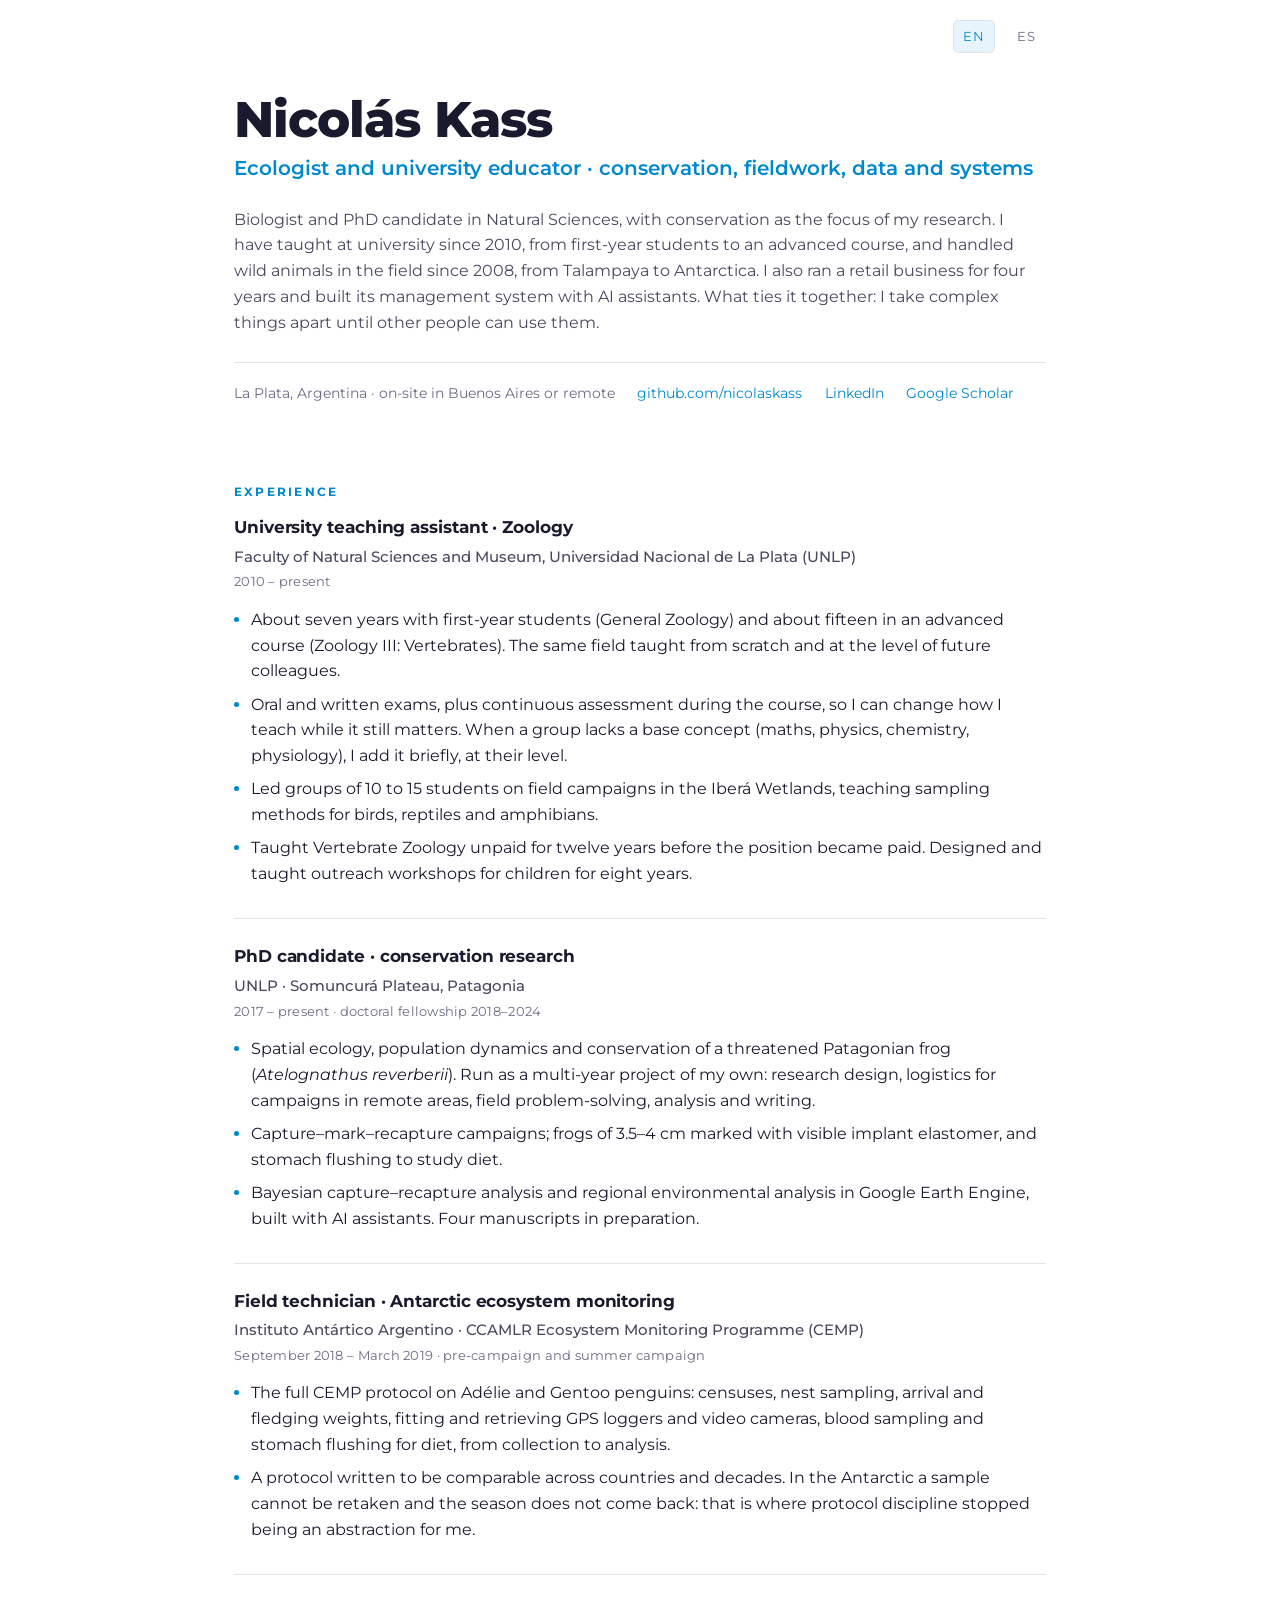
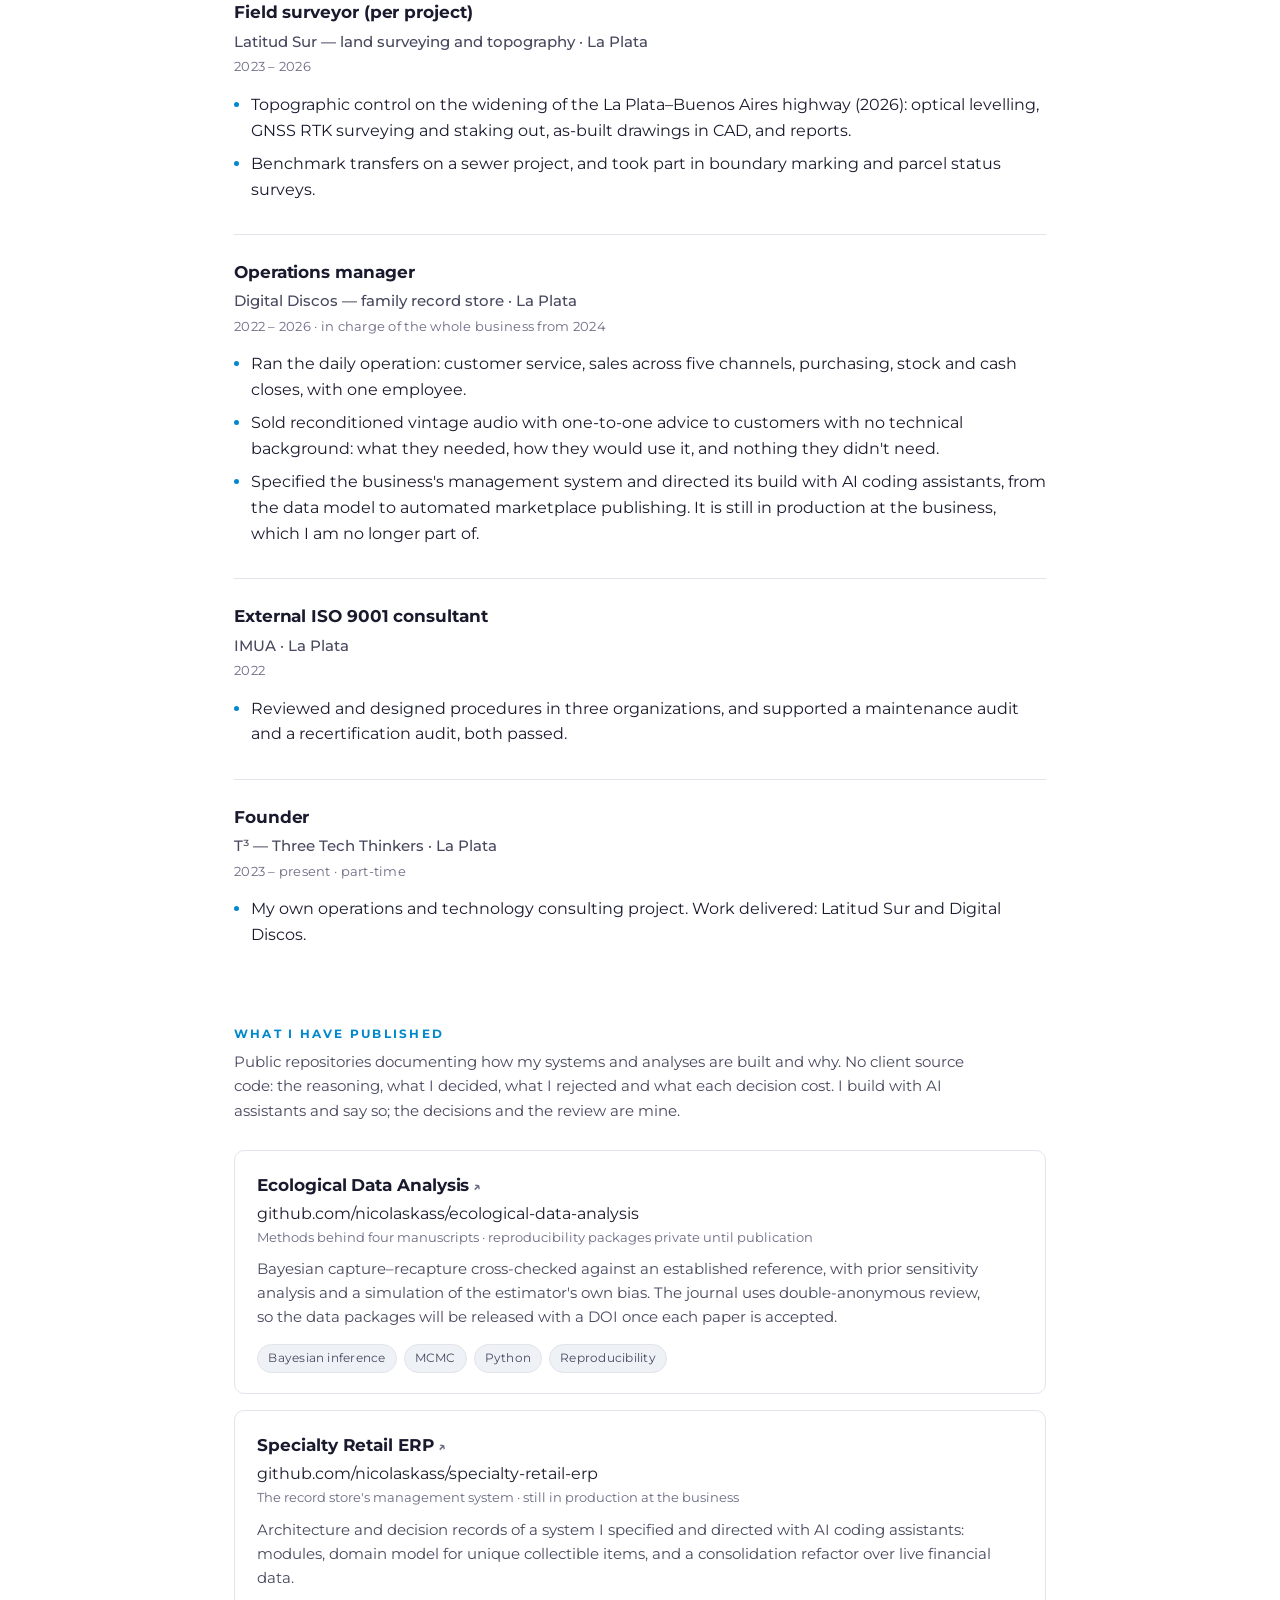
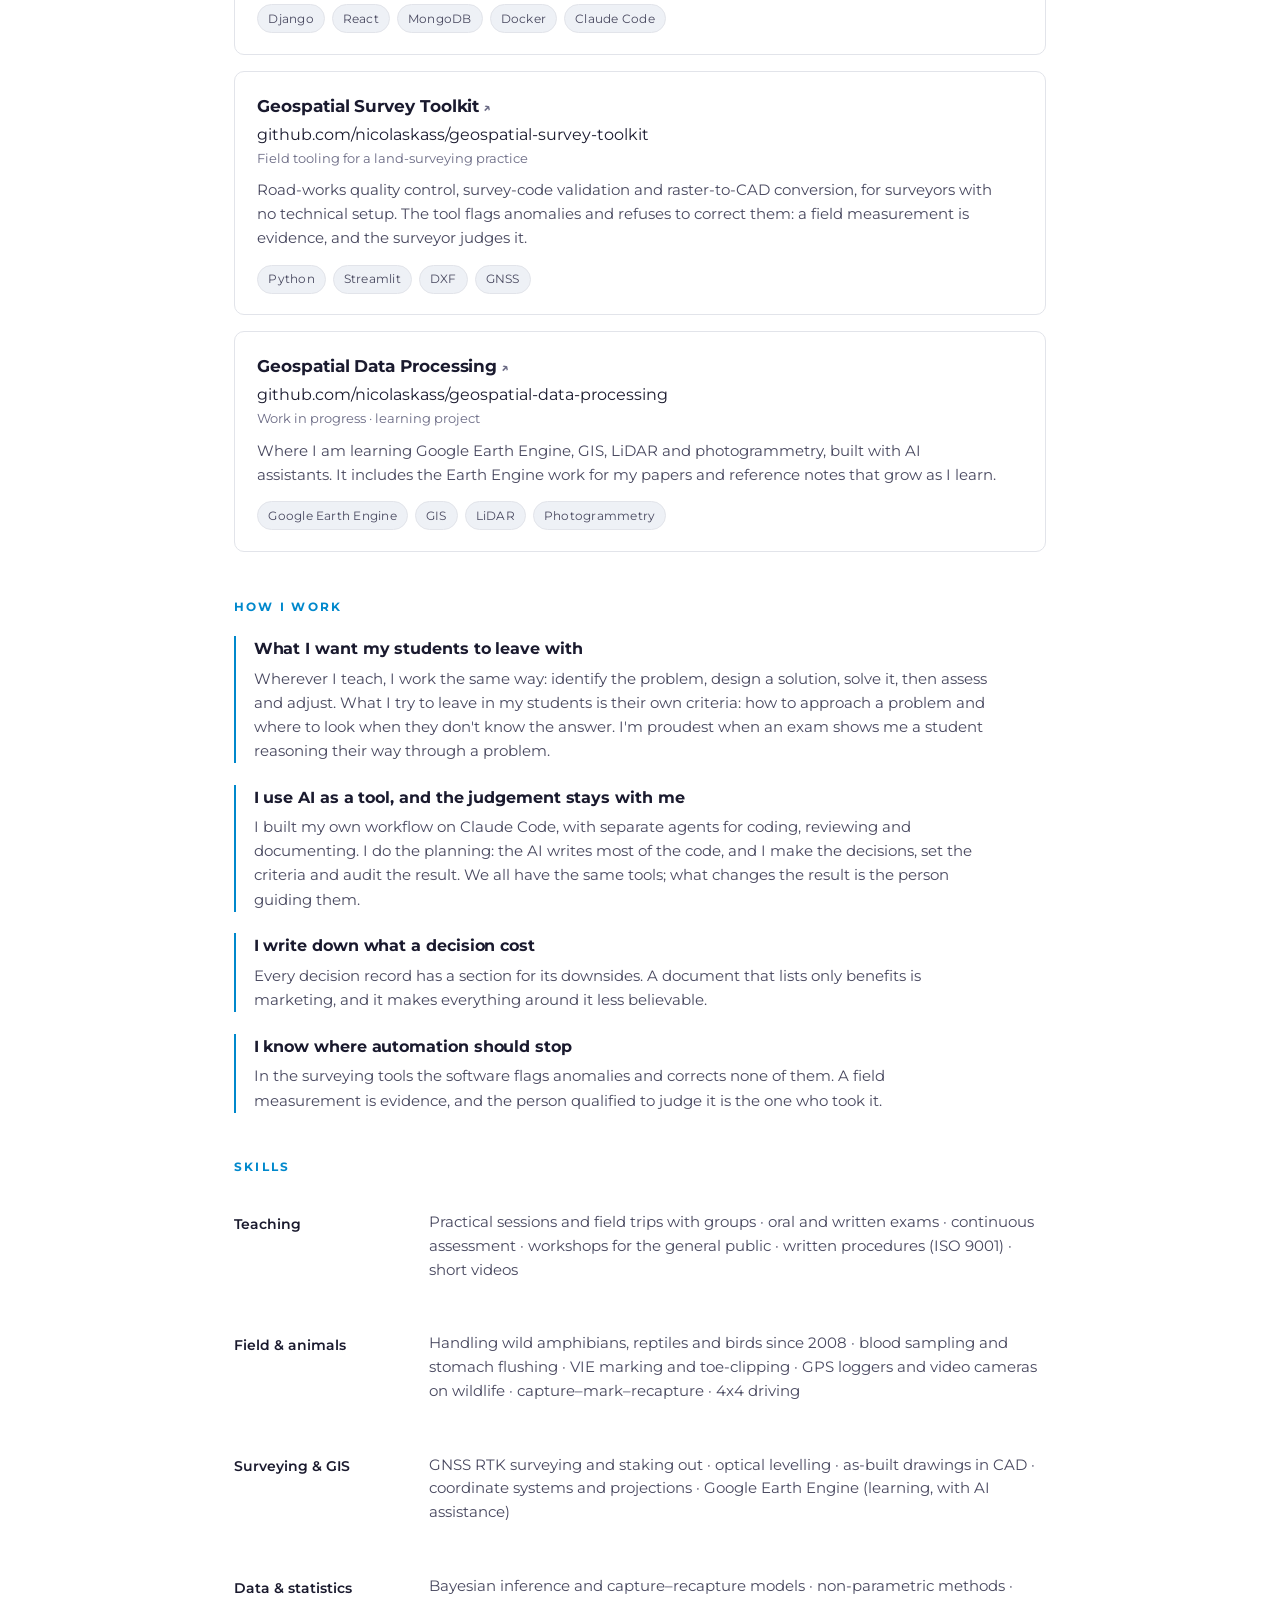
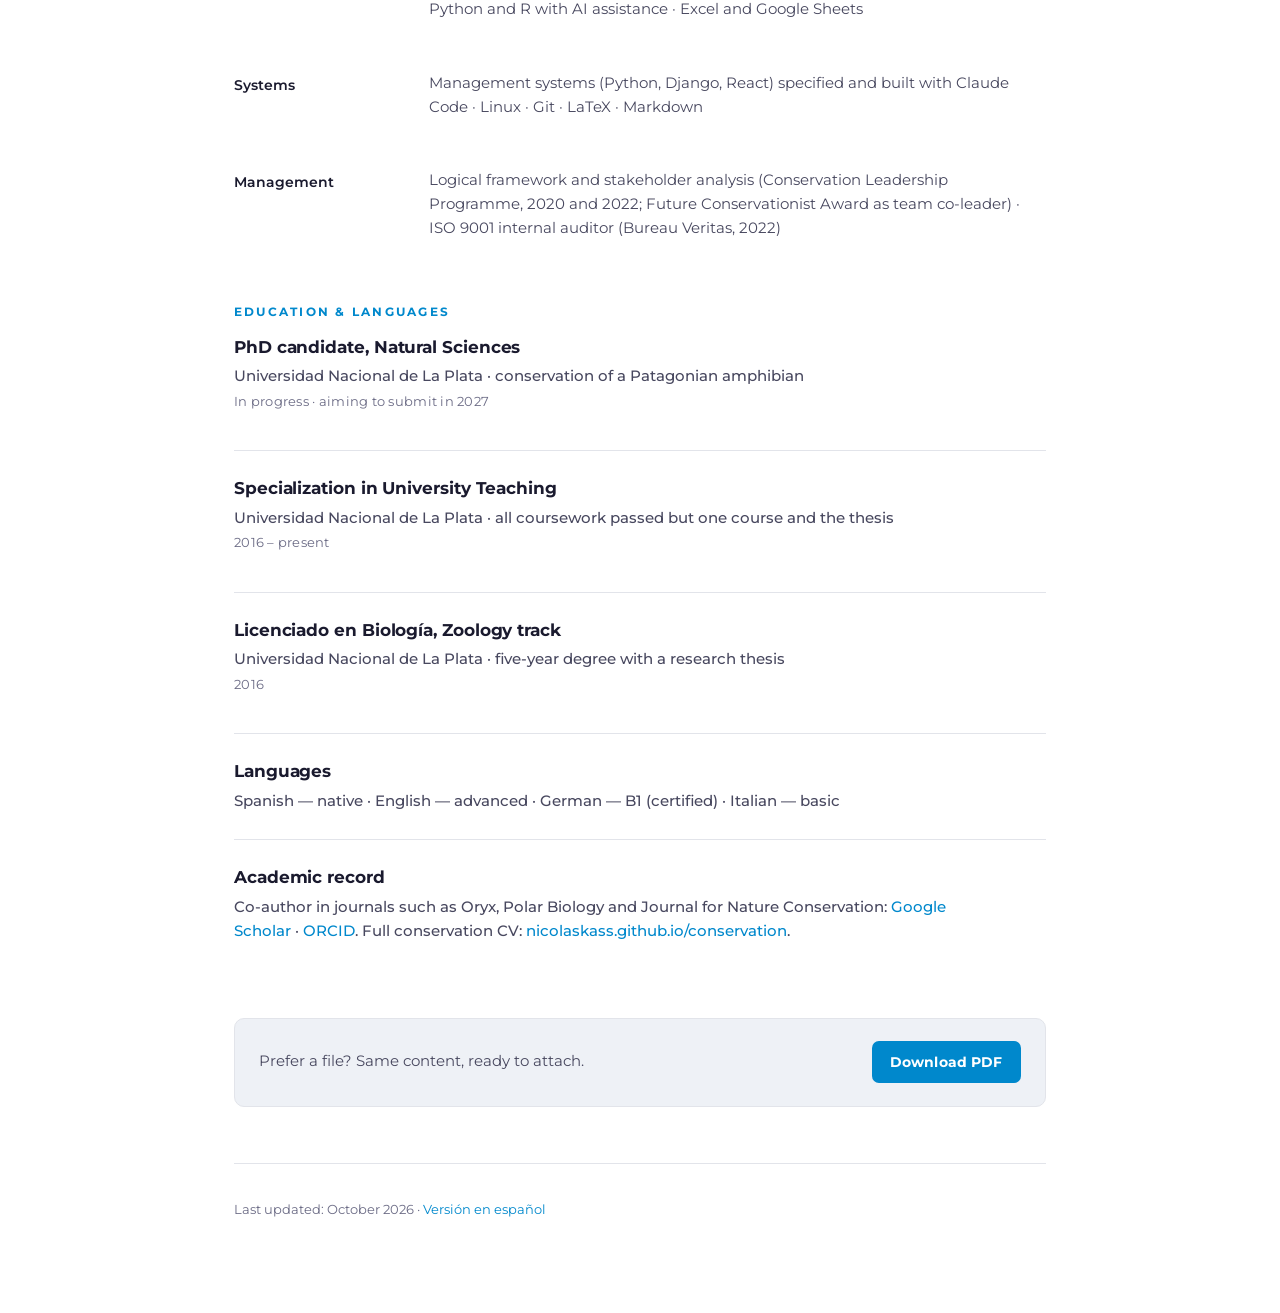
<file: index.html>
<!DOCTYPE html>
<html lang="en">
<head>
<meta charset="utf-8">
<meta name="viewport" content="width=device-width, initial-scale=1">
<title>Nicolás Kass — Ecologist and university educator | CV</title>
<meta name="description" content="Ecologist and university educator: conservation research, fieldwork with wild animals, teaching since 2010, and data and systems built with AI assistants. La Plata, Argentina.">
<link rel="canonical" href="https://nicolaskass.github.io/">
<link rel="alternate" hreflang="es" href="https://nicolaskass.github.io/es/">
<link rel="alternate" hreflang="en" href="https://nicolaskass.github.io/">
<meta property="og:title" content="Nicolás Kass — Ecologist and university educator">
<meta property="og:description" content="Conservation research, fieldwork with wild animals, university teaching since 2010, and data and systems built with AI assistants.">
<meta property="og:type" content="profile">
<link rel="preconnect" href="https://fonts.googleapis.com">
<link rel="preconnect" href="https://fonts.gstatic.com" crossorigin>
<link href="https://fonts.googleapis.com/css2?family=Montserrat:wght@400;500;600;700;800&display=swap" rel="stylesheet">
<link rel="stylesheet" href="css/cv.css">
</head>
<body>
<div class="wrap">

<nav class="langbar">
    <span class="is-current">EN</span>
    <a href="es/">ES</a>
</nav>

<header class="head">
    <h1>Nicolás Kass</h1>
    <p class="role">Ecologist and university educator · conservation, fieldwork, data and systems</p>
    <p class="pitch">
        Biologist and PhD candidate in Natural Sciences, with conservation as the focus of my
        research. I have taught at university since 2010, from first-year students to an
        advanced course, and handled wild animals in the field since 2008, from Talampaya to
        Antarctica. I also ran a retail business for four years and built its management system
        with AI assistants. What ties it together: I take complex things apart until other
        people can use them.
    </p>
    <div class="meta">
        <span>La Plata, Argentina · on-site in Buenos Aires or remote</span>
        <span><a href="https://github.com/nicolaskass">github.com/nicolaskass</a></span>
        <span><a href="https://www.linkedin.com/in/nicolaskass">LinkedIn</a></span>
        <span><a href="https://scholar.google.com/citations?user=9yDA16YAAAAJ">Google Scholar</a></span>
    </div>
</header>

<section>
    <h2>Experience</h2>

    <article class="entry">
        <h3>University teaching assistant · Zoology</h3>
        <p class="org">Faculty of Natural Sciences and Museum, Universidad Nacional de La Plata (UNLP)</p>
        <p class="when">2010 – present</p>
        <ul>
            <li>About seven years with first-year students (General Zoology) and about fifteen in an advanced course (Zoology III: Vertebrates). The same field taught from scratch and at the level of future colleagues.</li>
            <li>Oral and written exams, plus continuous assessment during the course, so I can change how I teach while it still matters. When a group lacks a base concept (maths, physics, chemistry, physiology), I add it briefly, at their level.</li>
            <li>Led groups of 10 to 15 students on field campaigns in the Iberá Wetlands, teaching sampling methods for birds, reptiles and amphibians.</li>
            <li class="no-corto">Taught Vertebrate Zoology unpaid for twelve years before the position became paid. Designed and taught outreach workshops for children for eight years.</li>
        </ul>
    </article>

    <article class="entry">
        <h3>PhD candidate · conservation research</h3>
        <p class="org">UNLP · Somuncurá Plateau, Patagonia</p>
        <p class="when">2017 – present · doctoral fellowship 2018–2024</p>
        <ul>
            <li>Spatial ecology, population dynamics and conservation of a threatened Patagonian frog (<em>Atelognathus reverberii</em>). Run as a multi-year project of my own: research design, logistics for campaigns in remote areas, field problem-solving, analysis and writing.</li>
            <li>Capture–mark–recapture campaigns; frogs of 3.5–4 cm marked with visible implant elastomer, and stomach flushing to study diet.</li>
            <li>Bayesian capture–recapture analysis and regional environmental analysis in Google Earth Engine, built with AI assistants. Four manuscripts in preparation.</li>
        </ul>
    </article>

    <article class="entry">
        <h3>Field technician · Antarctic ecosystem monitoring</h3>
        <p class="org">Instituto Antártico Argentino · CCAMLR Ecosystem Monitoring Programme (CEMP)</p>
        <p class="when">September 2018 – March 2019 · pre-campaign and summer campaign</p>
        <ul>
            <li>The full CEMP protocol on Adélie and Gentoo penguins: censuses, nest sampling, arrival and fledging weights, fitting and retrieving GPS loggers and video cameras, blood sampling and stomach flushing for diet, from collection to analysis.</li>
            <li class="no-corto">A protocol written to be comparable across countries and decades. In the Antarctic a sample cannot be retaken and the season does not come back: that is where protocol discipline stopped being an abstraction for me.</li>
        </ul>
    </article>

    <article class="entry">
        <h3>Field surveyor (per project)</h3>
        <p class="org">Latitud Sur — land surveying and topography · La Plata</p>
        <p class="when">2023 – 2026</p>
        <ul>
            <li>Topographic control on the widening of the La Plata–Buenos Aires highway (2026): optical levelling, GNSS RTK surveying and staking out, as-built drawings in CAD, and reports.</li>
            <li class="no-corto">Benchmark transfers on a sewer project, and took part in boundary marking and parcel status surveys.</li>
        </ul>
    </article>

    <article class="entry">
        <h3>Operations manager</h3>
        <p class="org">Digital Discos — family record store · La Plata</p>
        <p class="when">2022 – 2026 · in charge of the whole business from 2024</p>
        <ul>
            <li>Ran the daily operation: customer service, sales across five channels, purchasing, stock and cash closes, with one employee.</li>
            <li>Sold reconditioned vintage audio with one-to-one advice to customers with no technical background: what they needed, how they would use it, and nothing they didn't need.</li>
            <li>Specified the business's management system and directed its build with AI coding assistants, from the data model to automated marketplace publishing. It is still in production at the business, which I am no longer part of.</li>
        </ul>
    </article>

    <article class="entry no-corto">
        <h3>External ISO 9001 consultant</h3>
        <p class="org">IMUA · La Plata</p>
        <p class="when">2022</p>
        <ul>
            <li>Reviewed and designed procedures in three organizations, and supported a maintenance audit and a recertification audit, both passed.</li>
        </ul>
    </article>

    <article class="entry no-corto">
        <h3>Founder</h3>
        <p class="org">T³ — Three Tech Thinkers · La Plata</p>
        <p class="when">2023 – present · part-time</p>
        <ul>
            <li>My own operations and technology consulting project. Work delivered: Latitud Sur and Digital Discos.</li>
        </ul>
    </article>
</section>

<section>
    <h2>What I have published</h2>
    <p class="lead">
        Public repositories documenting how my systems and analyses are built and why. No client
        source code: the reasoning, what I decided, what I rejected and what each decision cost.
        I build with AI assistants and say so; the decisions and the review are mine.
    </p>

    <div class="repos">
        <article class="repo">
            <h3><a href="https://github.com/nicolaskass/ecological-data-analysis">Ecological Data Analysis</a></h3>
            <span class="url">github.com/nicolaskass/ecological-data-analysis</span>
            <p class="what">Methods behind four manuscripts · reproducibility packages private until publication</p>
            <p>
                Bayesian capture–recapture cross-checked against an established reference, with
                prior sensitivity analysis and a simulation of the estimator's own bias. The
                journal uses double-anonymous review, so the data packages will be released with a
                DOI once each paper is accepted.
            </p>
            <div class="tags">
                <span class="tag">Bayesian inference</span><span class="tag">MCMC</span><span class="tag">Python</span><span class="tag">Reproducibility</span>
            </div>
        </article>

        <article class="repo">
            <h3><a href="https://github.com/nicolaskass/specialty-retail-erp">Specialty Retail ERP</a></h3>
            <span class="url">github.com/nicolaskass/specialty-retail-erp</span>
            <p class="what">The record store's management system · still in production at the business</p>
            <p>
                Architecture and decision records of a system I specified and directed with AI
                coding assistants: modules, domain model for unique collectible items, and a
                consolidation refactor over live financial data.
            </p>
            <div class="tags">
                <span class="tag">Django</span><span class="tag">React</span><span class="tag">MongoDB</span><span class="tag">Docker</span><span class="tag">Claude Code</span>
            </div>
        </article>

        <article class="repo">
            <h3><a href="https://github.com/nicolaskass/geospatial-survey-toolkit">Geospatial Survey Toolkit</a></h3>
            <span class="url">github.com/nicolaskass/geospatial-survey-toolkit</span>
            <p class="what">Field tooling for a land-surveying practice</p>
            <p>
                Road-works quality control, survey-code validation and raster-to-CAD conversion,
                for surveyors with no technical setup. The tool flags anomalies and refuses to
                correct them: a field measurement is evidence, and the surveyor judges it.
            </p>
            <div class="tags">
                <span class="tag">Python</span><span class="tag">Streamlit</span><span class="tag">DXF</span><span class="tag">GNSS</span>
            </div>
        </article>

        <article class="repo">
            <h3><a href="https://github.com/nicolaskass/geospatial-data-processing">Geospatial Data Processing</a></h3>
            <span class="url">github.com/nicolaskass/geospatial-data-processing</span>
            <p class="what">Work in progress · learning project</p>
            <p>
                Where I am learning Google Earth Engine, GIS, LiDAR and photogrammetry, built with
                AI assistants. It includes the Earth Engine work for my papers and reference notes
                that grow as I learn.
            </p>
            <div class="tags">
                <span class="tag">Google Earth Engine</span><span class="tag">GIS</span><span class="tag">LiDAR</span><span class="tag">Photogrammetry</span>
            </div>
        </article>
    </div>
</section>

<section class="no-corto">
    <h2>How I work</h2>
    <div class="principles">
        <div class="principle">
            <h3>What I want my students to leave with</h3>
            <p>
                Wherever I teach, I work the same way: identify the problem, design a solution,
                solve it, then assess and adjust. What I try to leave in my students is their own
                criteria: how to approach a problem and where to look when they don't know the
                answer. I'm proudest when an exam shows me a student reasoning their way through a
                problem.
            </p>
        </div>
        <div class="principle">
            <h3>I use AI as a tool, and the judgement stays with me</h3>
            <p>
                I built my own workflow on Claude Code, with separate agents for coding, reviewing
                and documenting. I do the planning: the AI writes most of the code, and I make the
                decisions, set the criteria and audit the result. We all have the same tools; what changes
                the result is the person guiding them.
            </p>
        </div>
        <div class="principle">
            <h3>I write down what a decision cost</h3>
            <p>
                Every decision record has a section for its downsides. A document that lists only
                benefits is marketing, and it makes everything around it less believable.
            </p>
        </div>
        <div class="principle">
            <h3>I know where automation should stop</h3>
            <p>
                In the surveying tools the software flags anomalies and corrects none of them. A
                field measurement is evidence, and the person qualified to judge it is the one who
                took it.
            </p>
        </div>
    </div>
</section>

<section>
    <h2>Skills</h2>
    <div class="skills">
        <dl class="skillrow">
            <dt>Teaching</dt>
            <dd>Practical sessions and field trips with groups · oral and written exams · continuous assessment · workshops for the general public · written procedures (ISO 9001) · short videos</dd>
        </dl>
        <dl class="skillrow">
            <dt>Field &amp; animals</dt>
            <dd>Handling wild amphibians, reptiles and birds since 2008 · blood sampling and stomach flushing · VIE marking and toe-clipping · GPS loggers and video cameras on wildlife · capture–mark–recapture · 4x4 driving</dd>
        </dl>
        <dl class="skillrow">
            <dt>Surveying &amp; GIS</dt>
            <dd>GNSS RTK surveying and staking out · optical levelling · as-built drawings in CAD · coordinate systems and projections · Google Earth Engine (learning, with AI assistance)</dd>
        </dl>
        <dl class="skillrow">
            <dt>Data &amp; statistics</dt>
            <dd>Bayesian inference and capture–recapture models · non-parametric methods · Python and R with AI assistance · Excel and Google Sheets</dd>
        </dl>
        <dl class="skillrow">
            <dt>Systems</dt>
            <dd>Management systems (Python, Django, React) specified and built with Claude Code · Linux · Git · LaTeX · Markdown</dd>
        </dl>
        <dl class="skillrow">
            <dt>Management</dt>
            <dd>Logical framework and stakeholder analysis (Conservation Leadership Programme, 2020 and 2022; Future Conservationist Award as team co-leader) · ISO 9001 internal auditor (Bureau Veritas, 2022)</dd>
        </dl>
    </div>
</section>

<section>
    <h2>Education &amp; languages</h2>
    <article class="entry">
        <h3>PhD candidate, Natural Sciences</h3>
        <p class="org">Universidad Nacional de La Plata · conservation of a Patagonian amphibian</p>
        <p class="when">In progress · aiming to submit in 2027</p>
    </article>
    <article class="entry">
        <h3>Specialization in University Teaching</h3>
        <p class="org">Universidad Nacional de La Plata · all coursework passed but one course and the thesis</p>
        <p class="when">2016 – present</p>
    </article>
    <article class="entry">
        <h3>Licenciado en Biología, Zoology track</h3>
        <p class="org">Universidad Nacional de La Plata · five-year degree with a research thesis</p>
        <p class="when">2016</p>
    </article>
    <article class="entry">
        <h3>Languages</h3>
        <p class="org">Spanish — native · English — advanced · German — B1 (certified) · Italian — basic</p>
    </article>
    <article class="entry no-corto">
        <h3>Academic record</h3>
        <p class="org">Co-author in journals such as Oryx, Polar Biology and Journal for Nature Conservation:
        <a href="https://scholar.google.com/citations?user=9yDA16YAAAAJ">Google Scholar</a> ·
        <a href="https://orcid.org/0000-0001-9245-8796">ORCID</a>. Full conservation CV: <a href="conservation/">nicolaskass.github.io/conservation</a>.</p>
    </article>
</section>

<div class="pdf-cta">
    <p>Prefer a file? Same content, ready to attach.</p>
    <a class="btn" href="nicolas-kass-cv-en.pdf">Download PDF</a>
</div>

<footer class="foot">
    <p>Last updated: October 2026 · <a href="es/">Versión en español</a></p>
</footer>

</div>
</body>
</html>
</file>
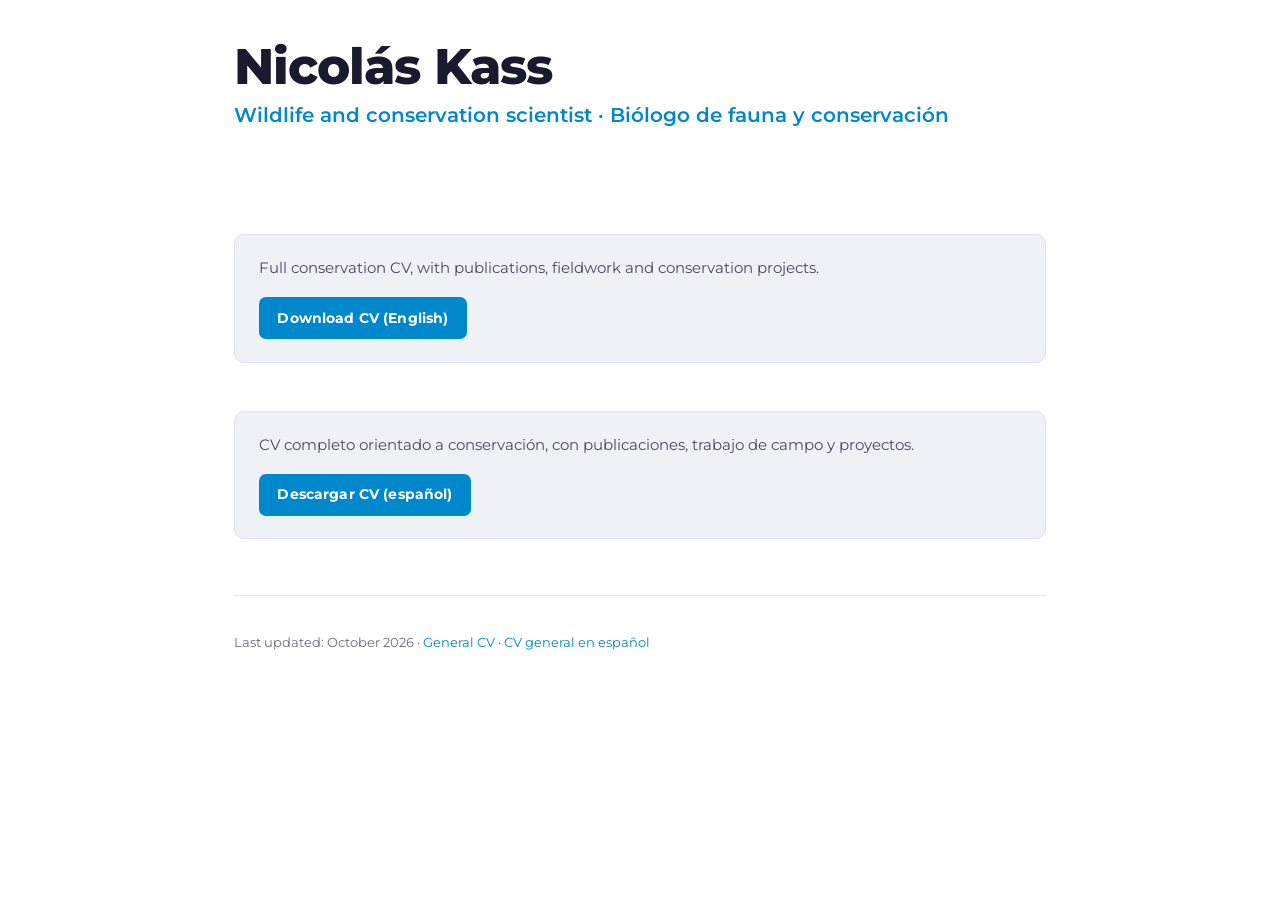
<file: conservation/index.html>
<!DOCTYPE html>
<html lang="en">
<head>
<meta charset="utf-8">
<meta name="viewport" content="width=device-width, initial-scale=1">
<title>Nicolás Kass — Conservation CV</title>
<meta name="description" content="Full CV of Nicolás Kass, wildlife and conservation scientist: amphibian and reptile conservation in Patagonia and the Andes, fieldwork, publications and teaching.">
<link rel="preconnect" href="https://fonts.googleapis.com">
<link rel="preconnect" href="https://fonts.gstatic.com" crossorigin>
<link href="https://fonts.googleapis.com/css2?family=Montserrat:wght@400;500;600;700;800&display=swap" rel="stylesheet">
<link rel="stylesheet" href="../css/cv.css">
</head>
<body>
<div class="wrap">

<header class="head">
    <h1>Nicolás Kass</h1>
    <p class="role">Wildlife and conservation scientist · Biólogo de fauna y conservación</p>
</header>

<div class="pdf-cta">
    <p>Full conservation CV, with publications, fieldwork and conservation projects.</p>
    <a class="btn" href="nicolas-kass-cv-conservation-en.pdf">Download CV (English)</a>
</div>

<div class="pdf-cta">
    <p>CV completo orientado a conservación, con publicaciones, trabajo de campo y proyectos.</p>
    <a class="btn" href="nicolas-kass-cv-conservation-es.pdf">Descargar CV (español)</a>
</div>

<footer class="foot">
    <p>Last updated: October 2026 · <a href="../">General CV</a> · <a href="../es/">CV general en español</a></p>
</footer>

</div>
</body>
</html>
</file>
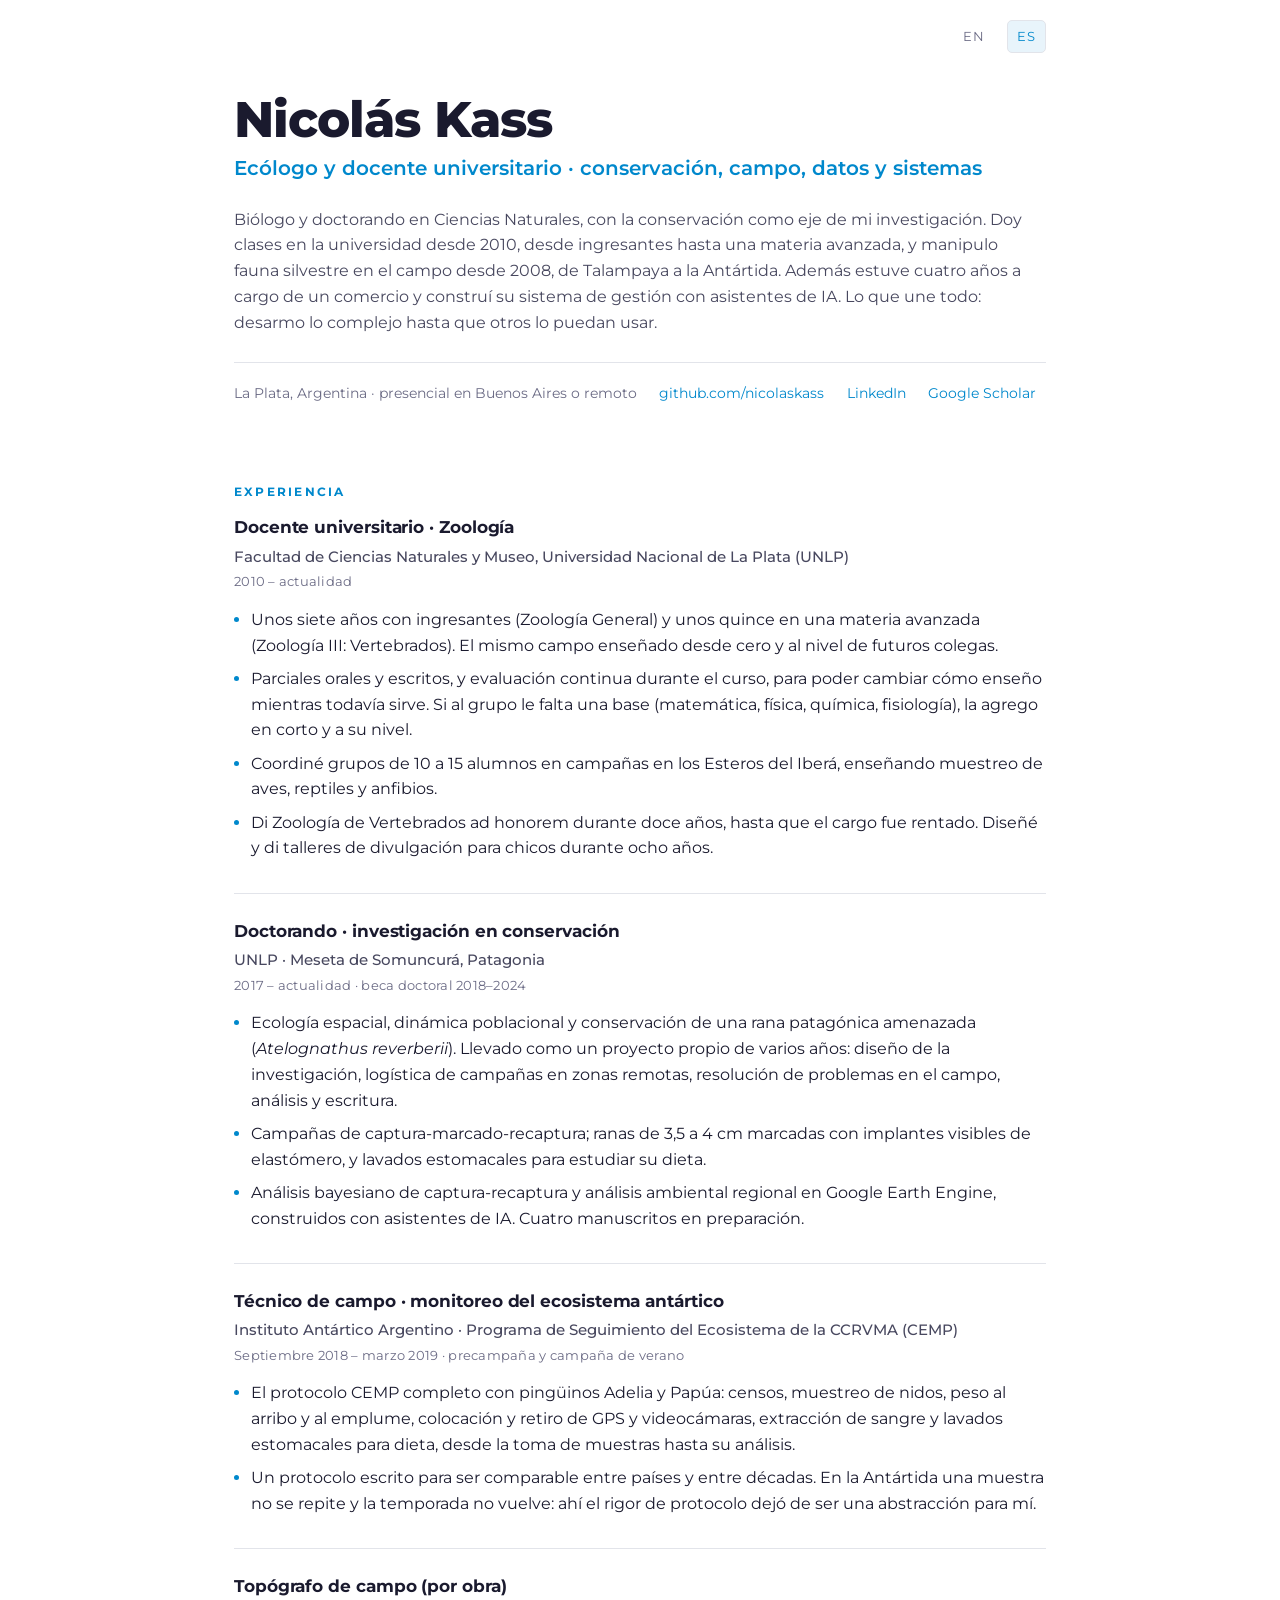
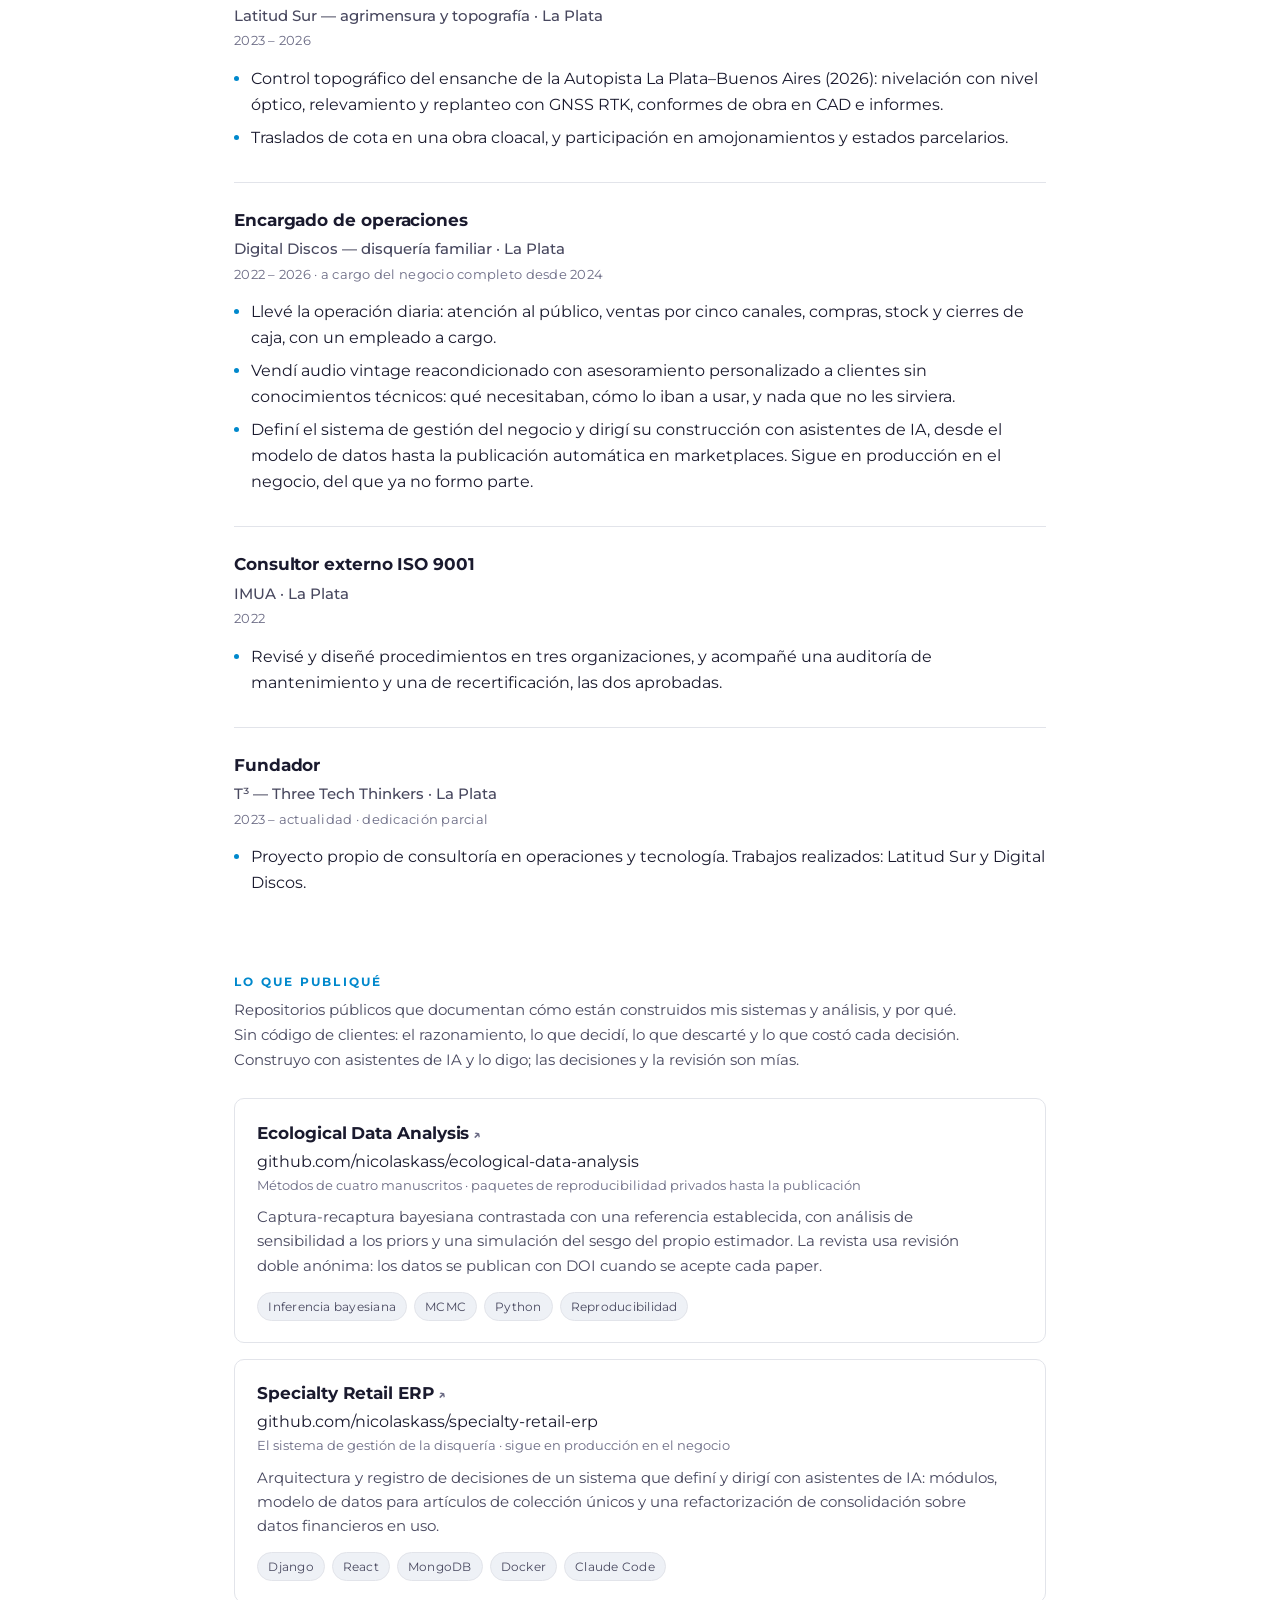
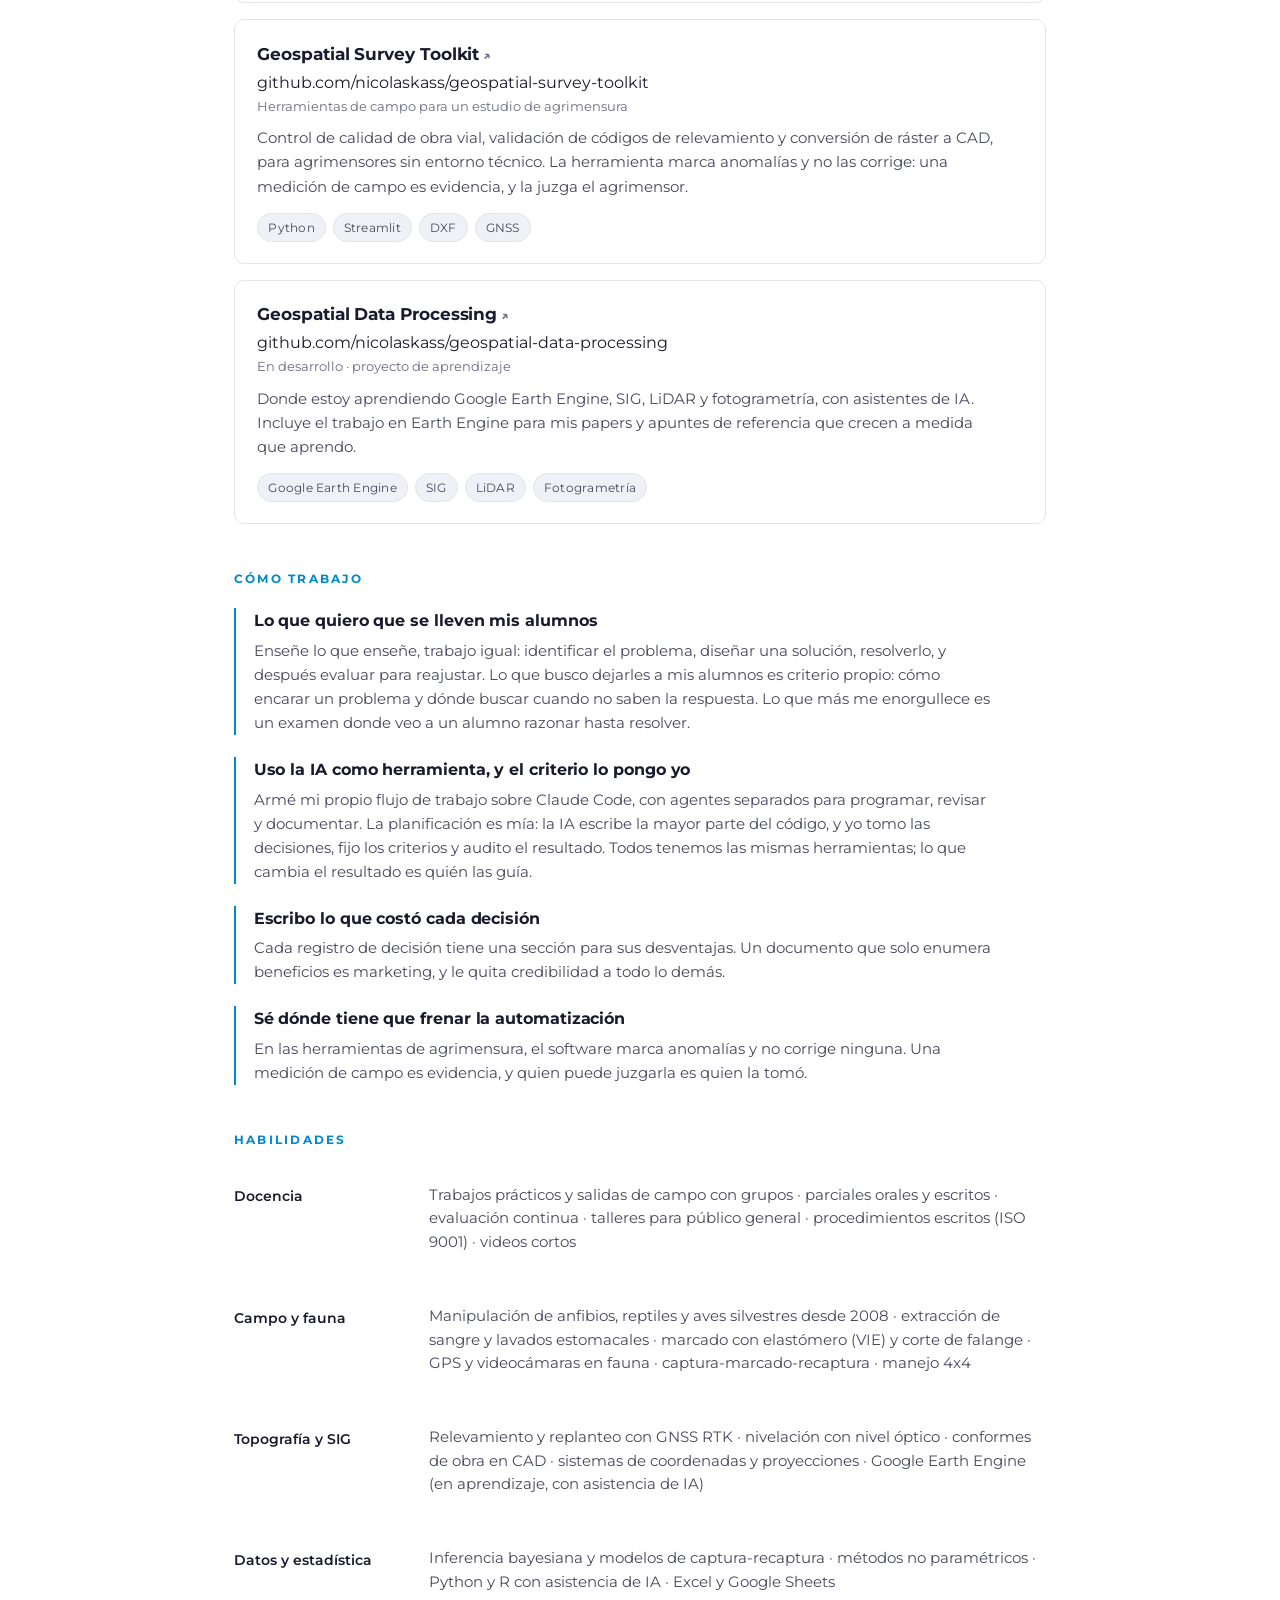
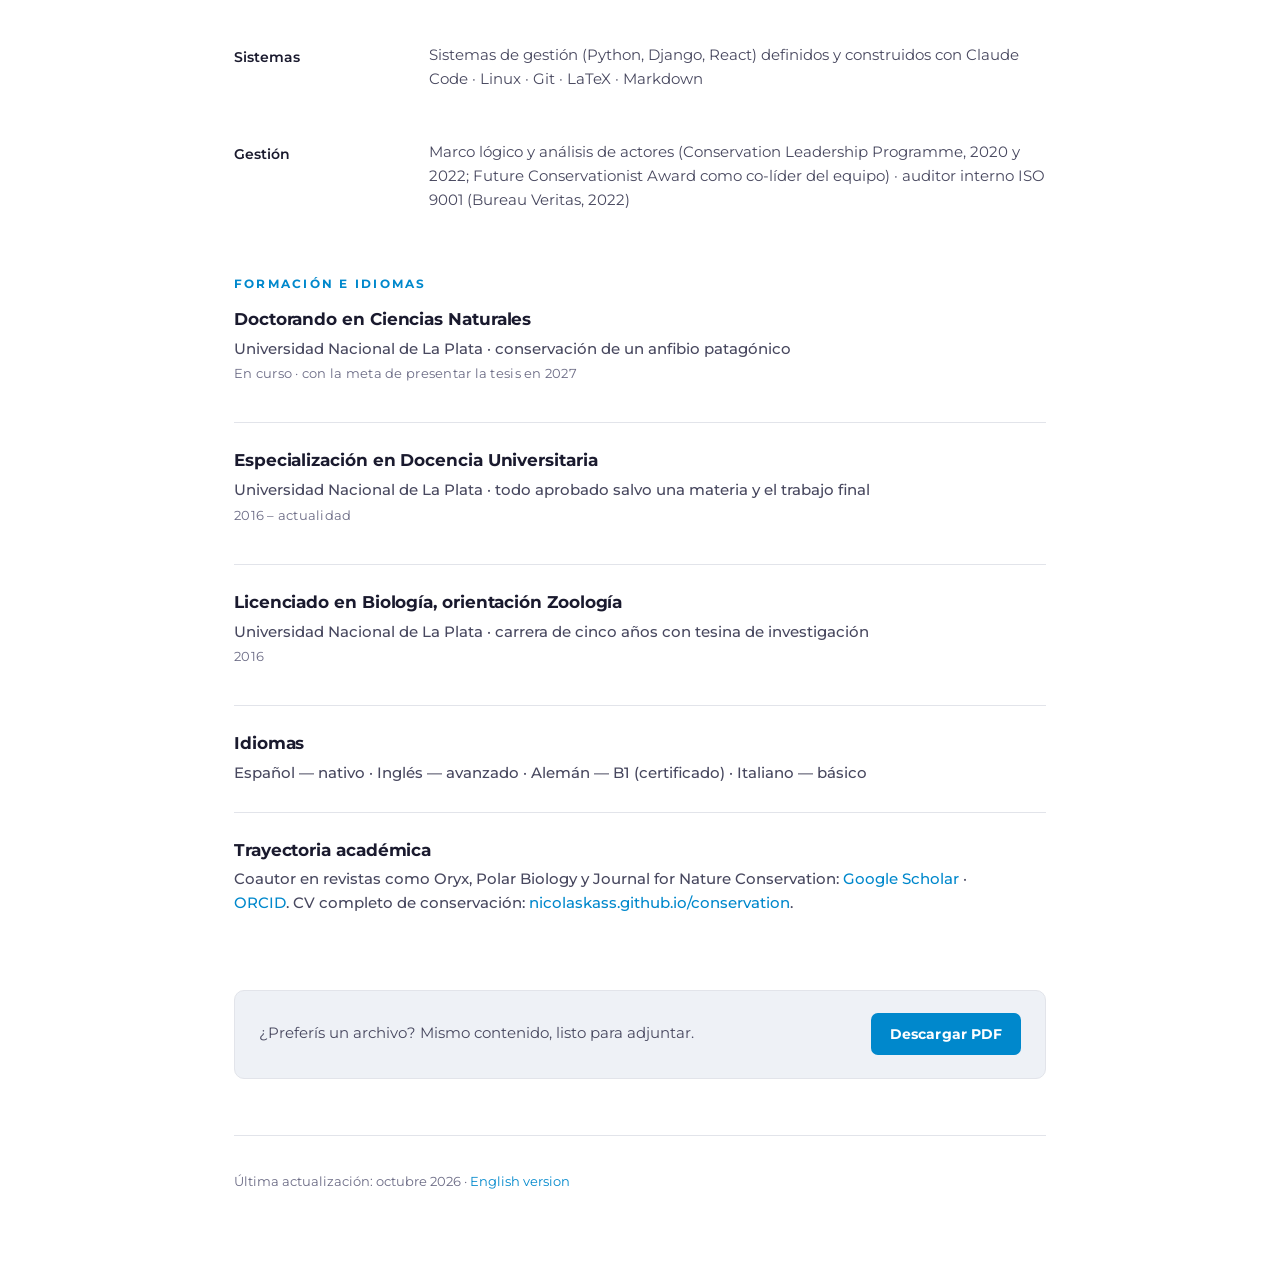
<file: es/index.html>
<!DOCTYPE html>
<html lang="es">
<head>
<meta charset="utf-8">
<meta name="viewport" content="width=device-width, initial-scale=1">
<title>Nicolás Kass — Ecólogo y docente universitario | CV</title>
<meta name="description" content="Ecólogo y docente universitario: investigación en conservación, trabajo de campo con fauna silvestre, docencia desde 2010, y datos y sistemas construidos con asistentes de IA. La Plata, Argentina.">
<link rel="canonical" href="https://nicolaskass.github.io/es/">
<link rel="alternate" hreflang="en" href="https://nicolaskass.github.io/">
<link rel="alternate" hreflang="es" href="https://nicolaskass.github.io/es/">
<meta property="og:title" content="Nicolás Kass — Ecólogo y docente universitario">
<meta property="og:description" content="Investigación en conservación, trabajo de campo con fauna silvestre, docencia universitaria desde 2010, y datos y sistemas construidos con asistentes de IA.">
<meta property="og:type" content="profile">
<link rel="preconnect" href="https://fonts.googleapis.com">
<link rel="preconnect" href="https://fonts.gstatic.com" crossorigin>
<link href="https://fonts.googleapis.com/css2?family=Montserrat:wght@400;500;600;700;800&display=swap" rel="stylesheet">
<link rel="stylesheet" href="../css/cv.css">
</head>
<body>
<div class="wrap">

<nav class="langbar">
    <a href="../">EN</a>
    <span class="is-current">ES</span>
</nav>

<header class="head">
    <h1>Nicolás Kass</h1>
    <p class="role">Ecólogo y docente universitario · conservación, campo, datos y sistemas</p>
    <p class="pitch">
        Biólogo y doctorando en Ciencias Naturales, con la conservación como eje de mi
        investigación. Doy clases en la universidad desde 2010, desde ingresantes hasta una
        materia avanzada, y manipulo fauna silvestre en el campo desde 2008, de Talampaya a la
        Antártida. Además estuve cuatro años a cargo de un comercio y construí su sistema de
        gestión con asistentes de IA. Lo que une todo: desarmo lo complejo hasta que otros lo
        puedan usar.
    </p>
    <div class="meta">
        <span>La Plata, Argentina · presencial en Buenos Aires o remoto</span>
        <span><a href="https://github.com/nicolaskass">github.com/nicolaskass</a></span>
        <span><a href="https://www.linkedin.com/in/nicolaskass">LinkedIn</a></span>
        <span><a href="https://scholar.google.com/citations?user=9yDA16YAAAAJ">Google Scholar</a></span>
    </div>
</header>

<section>
    <h2>Experiencia</h2>

    <article class="entry">
        <h3>Docente universitario · Zoología</h3>
        <p class="org">Facultad de Ciencias Naturales y Museo, Universidad Nacional de La Plata (UNLP)</p>
        <p class="when">2010 – actualidad</p>
        <ul>
            <li>Unos siete años con ingresantes (Zoología General) y unos quince en una materia avanzada (Zoología III: Vertebrados). El mismo campo enseñado desde cero y al nivel de futuros colegas.</li>
            <li>Parciales orales y escritos, y evaluación continua durante el curso, para poder cambiar cómo enseño mientras todavía sirve. Si al grupo le falta una base (matemática, física, química, fisiología), la agrego en corto y a su nivel.</li>
            <li>Coordiné grupos de 10 a 15 alumnos en campañas en los Esteros del Iberá, enseñando muestreo de aves, reptiles y anfibios.</li>
            <li class="no-corto">Di Zoología de Vertebrados ad honorem durante doce años, hasta que el cargo fue rentado. Diseñé y di talleres de divulgación para chicos durante ocho años.</li>
        </ul>
    </article>

    <article class="entry">
        <h3>Doctorando · investigación en conservación</h3>
        <p class="org">UNLP · Meseta de Somuncurá, Patagonia</p>
        <p class="when">2017 – actualidad · beca doctoral 2018–2024</p>
        <ul>
            <li>Ecología espacial, dinámica poblacional y conservación de una rana patagónica amenazada (<em>Atelognathus reverberii</em>). Llevado como un proyecto propio de varios años: diseño de la investigación, logística de campañas en zonas remotas, resolución de problemas en el campo, análisis y escritura.</li>
            <li>Campañas de captura-marcado-recaptura; ranas de 3,5 a 4 cm marcadas con implantes visibles de elastómero, y lavados estomacales para estudiar su dieta.</li>
            <li>Análisis bayesiano de captura-recaptura y análisis ambiental regional en Google Earth Engine, construidos con asistentes de IA. Cuatro manuscritos en preparación.</li>
        </ul>
    </article>

    <article class="entry">
        <h3>Técnico de campo · monitoreo del ecosistema antártico</h3>
        <p class="org">Instituto Antártico Argentino · Programa de Seguimiento del Ecosistema de la CCRVMA (CEMP)</p>
        <p class="when">Septiembre 2018 – marzo 2019 · precampaña y campaña de verano</p>
        <ul>
            <li>El protocolo CEMP completo con pingüinos Adelia y Papúa: censos, muestreo de nidos, peso al arribo y al emplume, colocación y retiro de GPS y videocámaras, extracción de sangre y lavados estomacales para dieta, desde la toma de muestras hasta su análisis.</li>
            <li class="no-corto">Un protocolo escrito para ser comparable entre países y entre décadas. En la Antártida una muestra no se repite y la temporada no vuelve: ahí el rigor de protocolo dejó de ser una abstracción para mí.</li>
        </ul>
    </article>

    <article class="entry">
        <h3>Topógrafo de campo (por obra)</h3>
        <p class="org">Latitud Sur — agrimensura y topografía · La Plata</p>
        <p class="when">2023 – 2026</p>
        <ul>
            <li>Control topográfico del ensanche de la Autopista La Plata–Buenos Aires (2026): nivelación con nivel óptico, relevamiento y replanteo con GNSS RTK, conformes de obra en CAD e informes.</li>
            <li class="no-corto">Traslados de cota en una obra cloacal, y participación en amojonamientos y estados parcelarios.</li>
        </ul>
    </article>

    <article class="entry">
        <h3>Encargado de operaciones</h3>
        <p class="org">Digital Discos — disquería familiar · La Plata</p>
        <p class="when">2022 – 2026 · a cargo del negocio completo desde 2024</p>
        <ul>
            <li>Llevé la operación diaria: atención al público, ventas por cinco canales, compras, stock y cierres de caja, con un empleado a cargo.</li>
            <li>Vendí audio vintage reacondicionado con asesoramiento personalizado a clientes sin conocimientos técnicos: qué necesitaban, cómo lo iban a usar, y nada que no les sirviera.</li>
            <li>Definí el sistema de gestión del negocio y dirigí su construcción con asistentes de IA, desde el modelo de datos hasta la publicación automática en marketplaces. Sigue en producción en el negocio, del que ya no formo parte.</li>
        </ul>
    </article>

    <article class="entry no-corto">
        <h3>Consultor externo ISO 9001</h3>
        <p class="org">IMUA · La Plata</p>
        <p class="when">2022</p>
        <ul>
            <li>Revisé y diseñé procedimientos en tres organizaciones, y acompañé una auditoría de mantenimiento y una de recertificación, las dos aprobadas.</li>
        </ul>
    </article>

    <article class="entry no-corto">
        <h3>Fundador</h3>
        <p class="org">T³ — Three Tech Thinkers · La Plata</p>
        <p class="when">2023 – actualidad · dedicación parcial</p>
        <ul>
            <li>Proyecto propio de consultoría en operaciones y tecnología. Trabajos realizados: Latitud Sur y Digital Discos.</li>
        </ul>
    </article>
</section>

<section>
    <h2>Lo que publiqué</h2>
    <p class="lead">
        Repositorios públicos que documentan cómo están construidos mis sistemas y análisis, y
        por qué. Sin código de clientes: el razonamiento, lo que decidí, lo que descarté y lo que
        costó cada decisión. Construyo con asistentes de IA y lo digo; las decisiones y la
        revisión son mías.
    </p>

    <div class="repos">
        <article class="repo">
            <h3><a href="https://github.com/nicolaskass/ecological-data-analysis">Ecological Data Analysis</a></h3>
            <span class="url">github.com/nicolaskass/ecological-data-analysis</span>
            <p class="what">Métodos de cuatro manuscritos · paquetes de reproducibilidad privados hasta la publicación</p>
            <p>
                Captura-recaptura bayesiana contrastada con una referencia establecida, con
                análisis de sensibilidad a los priors y una simulación del sesgo del propio
                estimador. La revista usa revisión doble anónima: los datos se publican con DOI
                cuando se acepte cada paper.
            </p>
            <div class="tags">
                <span class="tag">Inferencia bayesiana</span><span class="tag">MCMC</span><span class="tag">Python</span><span class="tag">Reproducibilidad</span>
            </div>
        </article>

        <article class="repo">
            <h3><a href="https://github.com/nicolaskass/specialty-retail-erp">Specialty Retail ERP</a></h3>
            <span class="url">github.com/nicolaskass/specialty-retail-erp</span>
            <p class="what">El sistema de gestión de la disquería · sigue en producción en el negocio</p>
            <p>
                Arquitectura y registro de decisiones de un sistema que definí y dirigí con
                asistentes de IA: módulos, modelo de datos para artículos de colección únicos y una
                refactorización de consolidación sobre datos financieros en uso.
            </p>
            <div class="tags">
                <span class="tag">Django</span><span class="tag">React</span><span class="tag">MongoDB</span><span class="tag">Docker</span><span class="tag">Claude Code</span>
            </div>
        </article>

        <article class="repo">
            <h3><a href="https://github.com/nicolaskass/geospatial-survey-toolkit">Geospatial Survey Toolkit</a></h3>
            <span class="url">github.com/nicolaskass/geospatial-survey-toolkit</span>
            <p class="what">Herramientas de campo para un estudio de agrimensura</p>
            <p>
                Control de calidad de obra vial, validación de códigos de relevamiento y
                conversión de ráster a CAD, para agrimensores sin entorno técnico. La herramienta
                marca anomalías y no las corrige: una medición de campo es evidencia, y la juzga el
                agrimensor.
            </p>
            <div class="tags">
                <span class="tag">Python</span><span class="tag">Streamlit</span><span class="tag">DXF</span><span class="tag">GNSS</span>
            </div>
        </article>

        <article class="repo">
            <h3><a href="https://github.com/nicolaskass/geospatial-data-processing">Geospatial Data Processing</a></h3>
            <span class="url">github.com/nicolaskass/geospatial-data-processing</span>
            <p class="what">En desarrollo · proyecto de aprendizaje</p>
            <p>
                Donde estoy aprendiendo Google Earth Engine, SIG, LiDAR y fotogrametría, con
                asistentes de IA. Incluye el trabajo en Earth Engine para mis papers y apuntes de
                referencia que crecen a medida que aprendo.
            </p>
            <div class="tags">
                <span class="tag">Google Earth Engine</span><span class="tag">SIG</span><span class="tag">LiDAR</span><span class="tag">Fotogrametría</span>
            </div>
        </article>
    </div>
</section>

<section class="no-corto">
    <h2>Cómo trabajo</h2>
    <div class="principles">
        <div class="principle">
            <h3>Lo que quiero que se lleven mis alumnos</h3>
            <p>
                Enseñe lo que enseñe, trabajo igual: identificar el problema, diseñar una solución,
                resolverlo, y después evaluar para reajustar. Lo que busco dejarles a mis alumnos es
                criterio propio: cómo encarar un problema y dónde buscar cuando no saben la
                respuesta. Lo que más me enorgullece es un examen donde veo a un alumno razonar
                hasta resolver.
            </p>
        </div>
        <div class="principle">
            <h3>Uso la IA como herramienta, y el criterio lo pongo yo</h3>
            <p>
                Armé mi propio flujo de trabajo sobre Claude Code, con agentes separados para
                programar, revisar y documentar. La planificación es mía: la IA escribe la mayor
                parte del código, y yo tomo las decisiones, fijo los criterios y audito el resultado. Todos
                tenemos las mismas herramientas; lo que cambia el resultado es quién las guía.
            </p>
        </div>
        <div class="principle">
            <h3>Escribo lo que costó cada decisión</h3>
            <p>
                Cada registro de decisión tiene una sección para sus desventajas. Un documento que
                solo enumera beneficios es marketing, y le quita credibilidad a todo lo demás.
            </p>
        </div>
        <div class="principle">
            <h3>Sé dónde tiene que frenar la automatización</h3>
            <p>
                En las herramientas de agrimensura, el software marca anomalías y no corrige
                ninguna. Una medición de campo es evidencia, y quien puede juzgarla es quien la
                tomó.
            </p>
        </div>
    </div>
</section>

<section>
    <h2>Habilidades</h2>
    <div class="skills">
        <dl class="skillrow">
            <dt>Docencia</dt>
            <dd>Trabajos prácticos y salidas de campo con grupos · parciales orales y escritos · evaluación continua · talleres para público general · procedimientos escritos (ISO 9001) · videos cortos</dd>
        </dl>
        <dl class="skillrow">
            <dt>Campo y fauna</dt>
            <dd>Manipulación de anfibios, reptiles y aves silvestres desde 2008 · extracción de sangre y lavados estomacales · marcado con elastómero (VIE) y corte de falange · GPS y videocámaras en fauna · captura-marcado-recaptura · manejo 4x4</dd>
        </dl>
        <dl class="skillrow">
            <dt>Topografía y SIG</dt>
            <dd>Relevamiento y replanteo con GNSS RTK · nivelación con nivel óptico · conformes de obra en CAD · sistemas de coordenadas y proyecciones · Google Earth Engine (en aprendizaje, con asistencia de IA)</dd>
        </dl>
        <dl class="skillrow">
            <dt>Datos y estadística</dt>
            <dd>Inferencia bayesiana y modelos de captura-recaptura · métodos no paramétricos · Python y R con asistencia de IA · Excel y Google Sheets</dd>
        </dl>
        <dl class="skillrow">
            <dt>Sistemas</dt>
            <dd>Sistemas de gestión (Python, Django, React) definidos y construidos con Claude Code · Linux · Git · LaTeX · Markdown</dd>
        </dl>
        <dl class="skillrow">
            <dt>Gestión</dt>
            <dd>Marco lógico y análisis de actores (Conservation Leadership Programme, 2020 y 2022; Future Conservationist Award como co-líder del equipo) · auditor interno ISO 9001 (Bureau Veritas, 2022)</dd>
        </dl>
    </div>
</section>

<section>
    <h2>Formación e idiomas</h2>
    <article class="entry">
        <h3>Doctorando en Ciencias Naturales</h3>
        <p class="org">Universidad Nacional de La Plata · conservación de un anfibio patagónico</p>
        <p class="when">En curso · con la meta de presentar la tesis en 2027</p>
    </article>
    <article class="entry">
        <h3>Especialización en Docencia Universitaria</h3>
        <p class="org">Universidad Nacional de La Plata · todo aprobado salvo una materia y el trabajo final</p>
        <p class="when">2016 – actualidad</p>
    </article>
    <article class="entry">
        <h3>Licenciado en Biología, orientación Zoología</h3>
        <p class="org">Universidad Nacional de La Plata · carrera de cinco años con tesina de investigación</p>
        <p class="when">2016</p>
    </article>
    <article class="entry">
        <h3>Idiomas</h3>
        <p class="org">Español — nativo · Inglés — avanzado · Alemán — B1 (certificado) · Italiano — básico</p>
    </article>
    <article class="entry no-corto">
        <h3>Trayectoria académica</h3>
        <p class="org">Coautor en revistas como Oryx, Polar Biology y Journal for Nature Conservation:
        <a href="https://scholar.google.com/citations?user=9yDA16YAAAAJ">Google Scholar</a> ·
        <a href="https://orcid.org/0000-0001-9245-8796">ORCID</a>. CV completo de conservación: <a href="../conservation/">nicolaskass.github.io/conservation</a>.</p>
    </article>
</section>

<div class="pdf-cta">
    <p>¿Preferís un archivo? Mismo contenido, listo para adjuntar.</p>
    <a class="btn" href="../nicolas-kass-cv-es.pdf">Descargar PDF</a>
</div>

<footer class="foot">
    <p>Última actualización: octubre 2026 · <a href="../">English version</a></p>
</footer>

</div>
</body>
</html>
</file>
<file: css/cv.css>
/* CV — Nicolas Kass
   Paleta y tipografía del manual de marca de T³: acento cian #00d4ff,
   superficies oscuras #0a0a0f / #111118, Montserrat.
   Pantalla en oscuro; impresión en claro (§ @media print al final). */

:root {
    --bg:            #0a0a0f;
    --bg-alt:        #111118;
    --bg-card:       #16161f;
    --border:        #252535;
    --text:          #eaeaef;
    --text-soft:     #9090a8;
    --text-muted:    #606078;
    --accent:        #00d4ff;
    --accent-soft:   rgba(0, 212, 255, 0.12);
    --violet:        #6c5ce7;
    --measure:       74ch;
    --font: "Montserrat", "Helvetica Neue", Helvetica, Arial, sans-serif;
}

*, *::before, *::after { box-sizing: border-box; }

html { -webkit-text-size-adjust: 100%; }

body {
    margin: 0;
    background: var(--bg);
    color: var(--text);
    font-family: var(--font);
    font-size: 16px;
    line-height: 1.62;
    font-weight: 400;
}

.wrap {
    max-width: 860px;
    margin: 0 auto;
    padding: 0 1.5rem 5rem;
}

a { color: var(--accent); text-decoration: none; }
a:hover, a:focus-visible { text-decoration: underline; }

/* ── Barra de idioma ─────────────────────────────────────────────── */

.langbar {
    display: flex;
    justify-content: flex-end;
    gap: .75rem;
    align-items: center;
    padding: 1.25rem 0 0;
    font-size: .82rem;
    letter-spacing: .04em;
    text-transform: uppercase;
}

.langbar a, .langbar span {
    color: var(--text-muted);
    padding: .3rem .6rem;
    border: 1px solid transparent;
    border-radius: 5px;
}

.langbar .is-current {
    color: var(--accent);
    border-color: var(--border);
    background: var(--accent-soft);
}

/* ── Encabezado ──────────────────────────────────────────────────── */

.head { padding: 2.5rem 0 2rem; }

.head h1 {
    font-size: clamp(2.1rem, 5.5vw, 3.1rem);
    font-weight: 800;
    letter-spacing: -.02em;
    margin: 0 0 .35rem;
    line-height: 1.08;
}

.head .role {
    font-size: clamp(1.02rem, 2.6vw, 1.24rem);
    font-weight: 600;
    color: var(--accent);
    margin: 0 0 1.4rem;
}

.head .pitch {
    max-width: var(--measure);
    color: var(--text-soft);
    margin: 0 0 1.6rem;
}

.meta {
    display: flex;
    flex-wrap: wrap;
    gap: .5rem 1.4rem;
    font-size: .9rem;
    color: var(--text-muted);
    padding-top: 1.2rem;
    border-top: 1px solid var(--border);
}

/* ── Secciones ───────────────────────────────────────────────────── */

section { padding-top: 2.8rem; }

h2 {
    font-size: .78rem;
    font-weight: 700;
    letter-spacing: .18em;
    text-transform: uppercase;
    color: var(--accent);
    margin: 0 0 .35rem;
}

h2 + .lead {
    color: var(--text-soft);
    max-width: var(--measure);
    margin: 0 0 1.6rem;
    font-size: .96rem;
}

h3 {
    font-size: 1.06rem;
    font-weight: 700;
    margin: 0 0 .2rem;
    letter-spacing: -.005em;
}

p { max-width: var(--measure); }

/* ── Entradas de experiencia ─────────────────────────────────────── */

.entry {
    padding: 1.5rem 0;
    border-top: 1px solid var(--border);
}

.entry:first-of-type { border-top: none; padding-top: .4rem; }

.entry .org {
    color: var(--text-soft);
    font-size: .93rem;
    font-weight: 500;
    margin: 0 0 .15rem;
}

.entry .when {
    color: var(--text-muted);
    font-size: .84rem;
    letter-spacing: .02em;
    margin: 0 0 .85rem;
}

.entry ul { margin: .7rem 0 0; padding-left: 1.05rem; }
.entry li { margin-bottom: .45rem; max-width: var(--measure); }
.entry li::marker { color: var(--accent); }

/* ── Tarjetas de repositorio ─────────────────────────────────────── */

.repos { display: grid; gap: 1rem; margin-top: 1.2rem; }

.repo {
    background: var(--bg-card);
    border: 1px solid var(--border);
    border-radius: 10px;
    padding: 1.3rem 1.4rem;
    transition: border-color .2s ease;
}

.repo:hover { border-color: var(--accent); }

.repo h3 { margin-bottom: .1rem; }
.repo h3 a { color: var(--text); }
.repo h3 a::after { content: " ↗"; font-size: .78em; color: var(--text-muted); }
.repo h3 a:hover { color: var(--accent); text-decoration: none; }
.repo h3 a:hover::after { color: var(--accent); }

.repo .what {
    color: var(--text-muted);
    font-size: .84rem;
    margin: 0 0 .55rem;
}

.repo p { margin: 0; font-size: .93rem; color: var(--text-soft); }

/* ── Principios (lo que diferencia) ──────────────────────────────── */

.principles { display: grid; gap: 1.35rem; margin-top: 1.2rem; }

.principle {
    padding-left: 1.1rem;
    border-left: 2px solid var(--accent);
}

.principle h3 { font-size: 1rem; margin-bottom: .3rem; }
.principle p { margin: 0; font-size: .93rem; color: var(--text-soft); }

/* ── Etiquetas ───────────────────────────────────────────────────── */

.tags { display: flex; flex-wrap: wrap; gap: .45rem; margin-top: .9rem; }

.tag {
    font-size: .76rem;
    letter-spacing: .02em;
    color: var(--text-soft);
    background: var(--bg-alt);
    border: 1px solid var(--border);
    border-radius: 999px;
    padding: .22rem .62rem;
}

/* ── Grupos de aptitudes ─────────────────────────────────────────── */

.skills { display: grid; gap: 1.1rem; margin-top: 1.1rem; }

.skillrow { display: grid; grid-template-columns: 11rem 1fr; gap: .6rem 1.2rem; }

.skillrow dt {
    font-weight: 600;
    font-size: .88rem;
    color: var(--text);
    padding-top: .12rem;
}

.skillrow dd { margin: 0; color: var(--text-soft); font-size: .92rem; }

@media (max-width: 620px) {
    .skillrow { grid-template-columns: 1fr; gap: .2rem; }
}

/* ── Descarga PDF ────────────────────────────────────────────────── */

.pdf-cta {
    margin-top: 3rem;
    padding: 1.4rem 1.5rem;
    border: 1px solid var(--border);
    border-radius: 10px;
    background: var(--bg-alt);
    display: flex;
    flex-wrap: wrap;
    gap: 1rem;
    align-items: center;
    justify-content: space-between;
}

.pdf-cta p { margin: 0; font-size: .92rem; color: var(--text-soft); }

.btn {
    display: inline-block;
    padding: .6rem 1.15rem;
    border-radius: 7px;
    background: var(--accent);
    color: #04141a;
    font-weight: 700;
    font-size: .89rem;
    letter-spacing: .01em;
}

.btn:hover { background: #33dfff; text-decoration: none; }

/* ── Pie ─────────────────────────────────────────────────────────── */

.foot {
    margin-top: 3.5rem;
    padding-top: 1.4rem;
    border-top: 1px solid var(--border);
    color: var(--text-muted);
    font-size: .82rem;
}

.foot p { max-width: var(--measure); }

/* ── Versión corta ───────────────────────────────────────────────── */

/* La versión de dos páginas para postulaciones sale de este mismo HTML: el
   panel de T3 le pone la clase cv-corto al <html> y esto oculta lo que sobra.
   Una sola fuente, así la corta no se queda atrás cuando se edita la larga.
   Va en <html> y no en <body> porque achicar el rem solo se puede desde la raíz. */
.cv-corto .no-corto,
.cv-corto .repo p:not(.what),
.cv-corto .repo .tags,
.cv-corto h2 + .lead,
.cv-corto .foot { display: none; }

@media print {
    /* Casi todo está medido en rem, y el rem sale de la raíz (16px), no de los
       9pt del body: sin esto las aptitudes y los márgenes imprimen más grandes
       de lo que el resto del bloque de impresión supone. */
    html.cv-corto { font-size: 11px; }

    .cv-corto .skills { margin-top: .5rem; }
    .cv-corto .skillrow + .skillrow { margin-top: .3rem; }

    .cv-corto section { padding-top: .9rem; }
    .cv-corto .entry { padding: .45rem 0; }
    .cv-corto .entry .when { margin-bottom: .3rem; }
    .cv-corto .entry ul { margin-top: .3rem; }
    .cv-corto .repos { margin-top: .6rem; }
    .cv-corto .repo + .repo { margin-top: .35rem; }
    .cv-corto .repo { padding: .4rem .6rem; }
    .cv-corto .repo .what { margin: 0; }
    .cv-corto .head .pitch { margin-bottom: .8rem; }
    .cv-corto .meta { padding-top: .5rem; margin-top: .4rem; }
}

/* ── Tema claro del sistema ──────────────────────────────────────── */

@media (prefers-color-scheme: light) {
    :root {
        --bg: #ffffff;  --bg-alt: #eef1f6;  --bg-card: #ffffff;
        --border: #e2e4ea;
        --text: #1a1a2e;  --text-soft: #48485f;  --text-muted: #6b6b85;
        --accent: #0088cc;               /* el cian brillante no contrasta sobre blanco */
        --accent-soft: rgba(0, 136, 204, .09);
    }
    .btn { color: #ffffff; }
    .btn:hover { background: #0077b3; }
}

/* ── Impresión / PDF ─────────────────────────────────────────────── */

@page {
    size: A4;
    margin: 15mm 16mm 16mm;
    @bottom-center {
        content: "Nicolas Kass · " counter(page) " / " counter(pages);
        font-family: "Montserrat", Arial, sans-serif;
        font-size: 8pt;
        color: #8888a0;
    }
}

@media print {
    :root {
        --bg: #ffffff;  --bg-alt: #ffffff;  --bg-card: #ffffff;
        --border: #d9dbe3;
        --text: #14141f;  --text-soft: #33334a;  --text-muted: #5c5c74;
        --accent: #006f9c;               /* legible en impresión a color y en gris */
        --accent-soft: transparent;
        --measure: 100%;
    }

    /* Casi todo está en rem, que sale de la raíz y no de los 9pt del body.
       A 16px, el español dejaba una sexta hoja con siete renglones. */
    html { font-size: 15px; }
    body { font-size: 9pt; line-height: 1.38; }
    .wrap { max-width: none; padding: 0; }
    p { margin: .3rem 0; }

    /* Nada de esto tiene sentido en papel */
    .langbar, .pdf-cta, .repo:hover { display: none; }

    a { color: var(--text); text-decoration: none; }

    /* Las URL importan en papel: si no se ven, el link no existe */
    .repo h3 a::after { content: ""; }
    .repo h3 a { color: var(--text); }
    .repo .url {
        display: block;
        font-size: 7.8pt;
        color: var(--accent);
        margin-top: .15rem;
        word-break: break-all;
    }

    .head { padding: 0 0 1rem; }
    .head h1 { font-size: 22pt; }
    .head .role { font-size: 11pt; margin-bottom: .7rem; }

    section { padding-top: 1.15rem; }
    h2 { font-size: 8pt; margin-bottom: .25rem; }
    h2 + .lead { font-size: 9pt; margin-bottom: .8rem; }
    h3 { font-size: 10pt; }

    .entry { padding: .75rem 0; break-inside: avoid; }
    .entry li { margin-bottom: .22rem; }

    /* WeasyPrint no parte bien un contenedor grid entre páginas: con los repos
       en grid, sumarle un renglón al encabezado mandaba toda la experiencia a
       la hoja siguiente y dejaba media página en blanco. En papel son bloques
       comunes, con el espacio puesto a mano. */
    .repos, .skills, .principles { display: block; }
    .repo + .repo { margin-top: .5rem; }
    .principle + .principle { margin-top: .8rem; }

    /* El <dl> trae margen propio: era el hueco de tres renglones entre filas. */
    .skillrow { margin: 0; break-inside: avoid; }
    .skillrow + .skillrow { margin-top: .5rem; }

    .repo { padding: .6rem .7rem; break-inside: avoid; }
    .repo p { font-size: 8.8pt; }

    .principle { break-inside: avoid; }
    .principles { gap: .8rem; }

    .tag { font-size: 7.5pt; padding: .1rem .45rem; }

    .foot { margin-top: 1.4rem; font-size: 8pt; }

    /* Solo las unidades chicas se mantienen enteras. Aplicar esto a `section`
       empuja una sección completa a la página siguiente y deja media hoja en
       blanco — que es exactamente lo que pasaba. */
    .entry, .repo, .principle { page-break-inside: avoid; }
    h2, h3 { break-after: avoid; }
}
</file>
